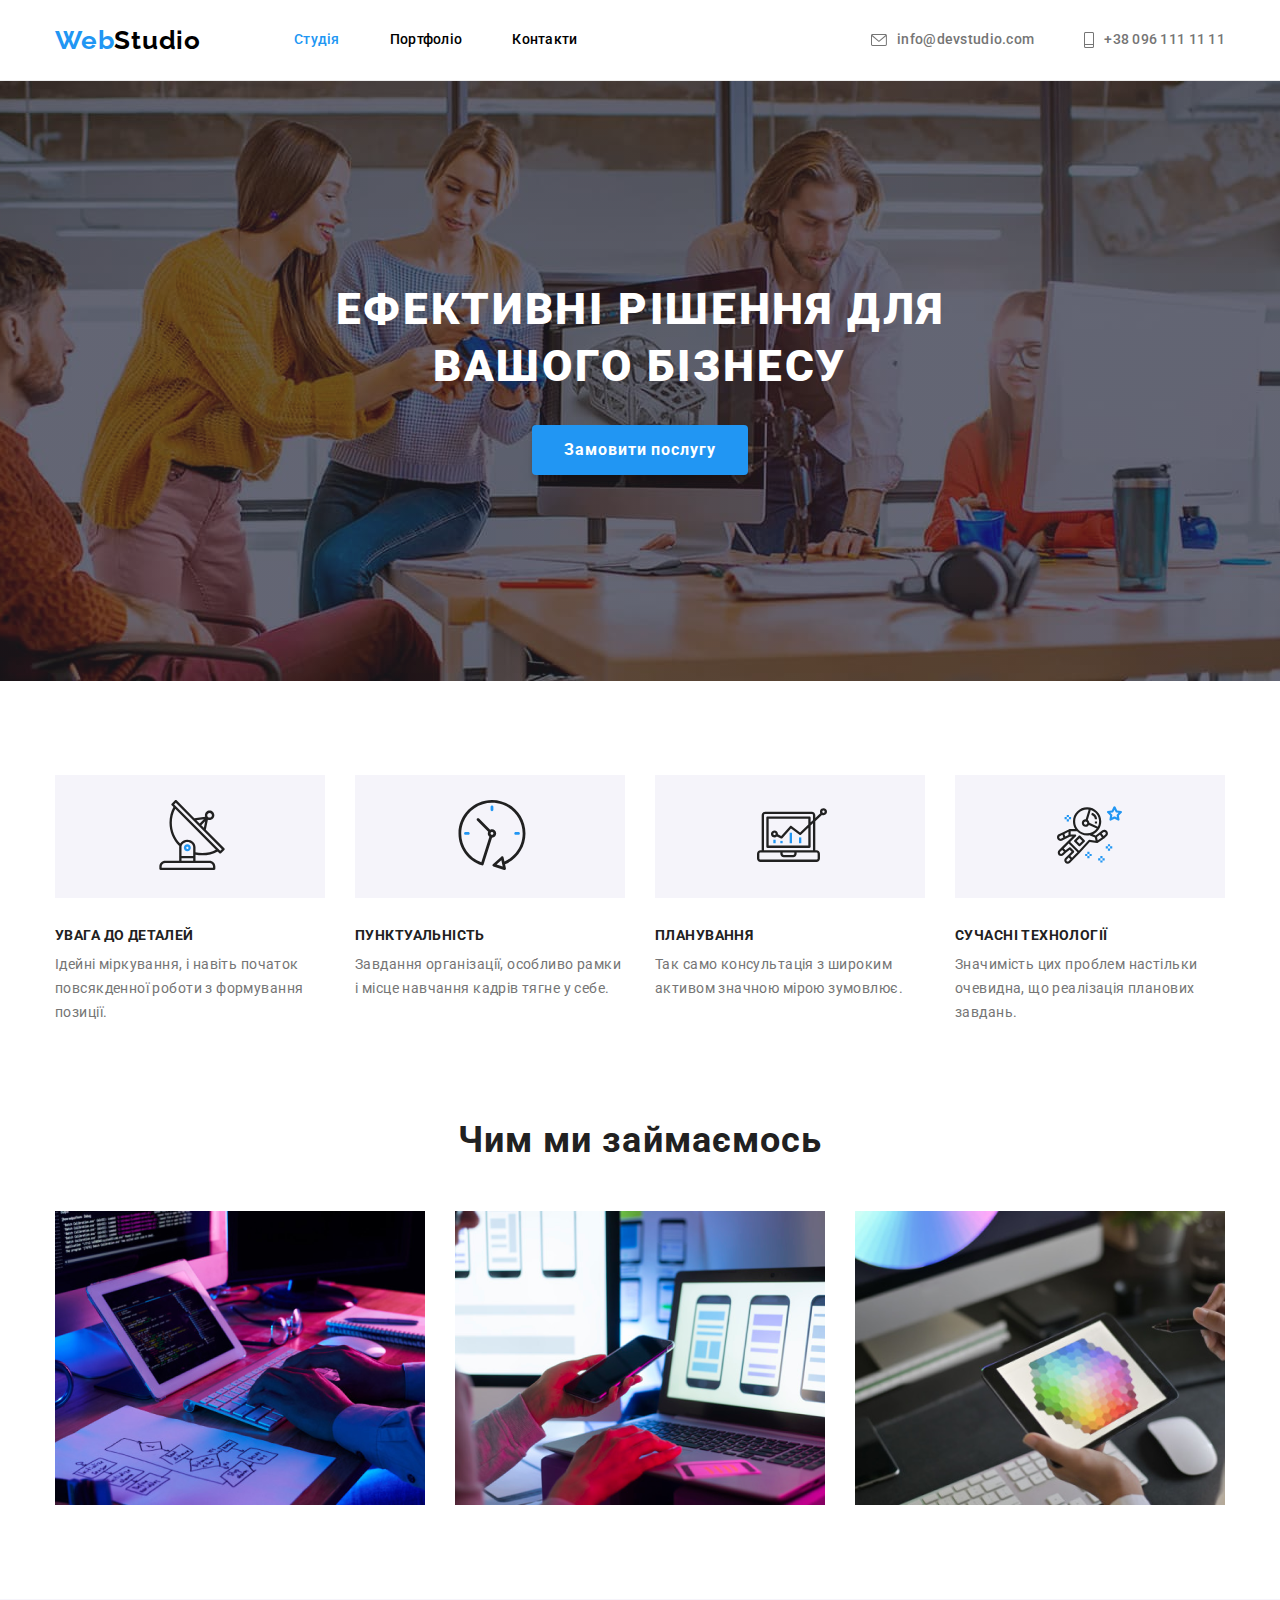
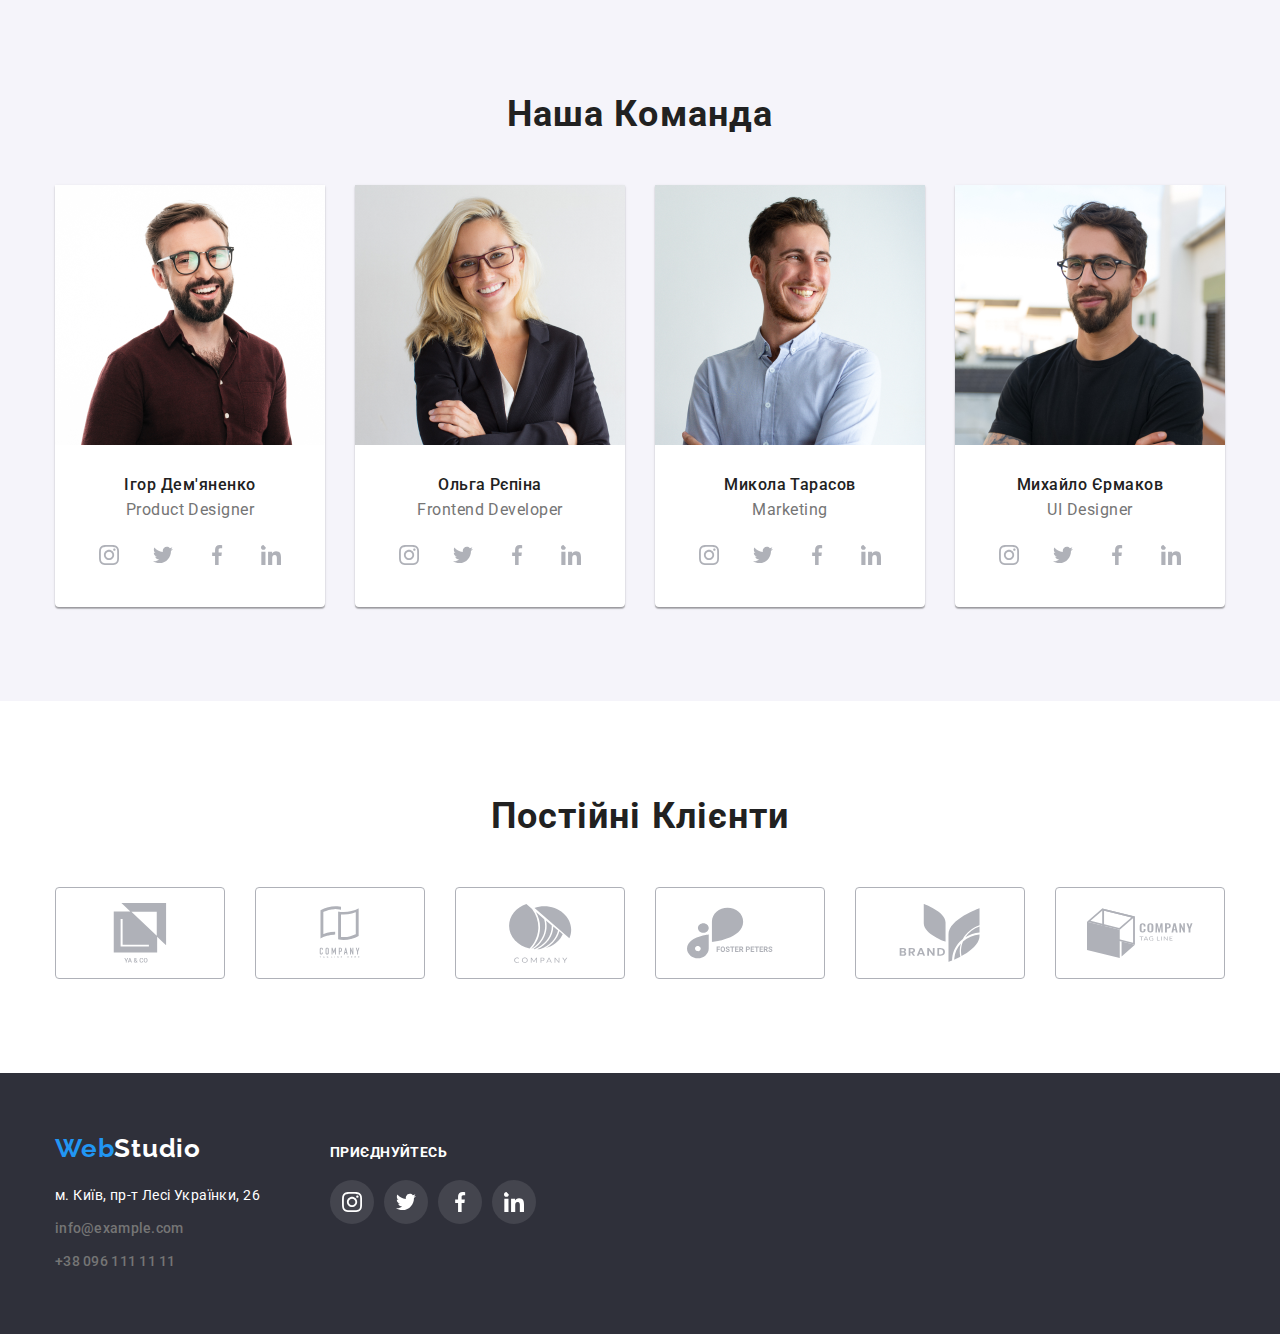
<file: index.html>
<!DOCTYPE html>
<html lang="en">
  <head>
    <meta charset="UTF-8" />
    <meta http-equiv="X-UA-Compatible" content="IE=edge" />
    <meta name="viewport" content="width=device-width, initial-scale=1.0" />
    <link rel="stylesheet" href="https://cdnjs.cloudflare.com/ajax/libs/modern-normalize/1.1.0/modern-normalize.min.css">
    <link rel="stylesheet" href="css/styles.css">
    <link rel="preconnect" href="https://fonts.googleapis.com">
    <link rel="preconnect" href="https://fonts.gstatic.com" crossorigin>
    <link href="https://fonts.googleapis.com/css2?family=Raleway:wght@700&family=Roboto:wght@400;500;700;900&display=swap" rel="stylesheet">
    <title>Document</title>
  </head>
  <body>
    
    <header>
      <div class="header container">
       <a href="./index.html" class="logo-header"><span>Web</span>Studio</a>
       <nav class="nav-header">
        <ul class="list-nav">
          <li class="list"><a href="./index.html" class="nav currnet">Студія</a></li>
          <li class="list"><a href="./portfolio.html" class="nav">Портфоліо</a></li>
          <li class="list"><a href="./index.html" class="nav">Контакти</a></li>
        </ul>
      </nav>
       <ul class="contact-list">
        <li class="contact">
          <a href="mailto:info@devstudio.com" class="contact-header">
             <svg class="icon-header" width="16" height="12">
            <use href="./images/sprite.svg#icon-header-email"></use>
          </svg>info@devstudio.com</a>
        </li>
        <li class="contact">
          <a href="tel:+380961111111" class="contact-header">
            <svg class="icon-header" width="10" height="16">
            <use href="./images/sprite.svg#icon-header-phone"></use>
          </svg>
          +38 096 111 11 11</a>
        </li>
      </ul> 
    </div>
    </header>

    <main>
      <section class="header-main">
        <div class="container">
        <h1 class="hero-title">Ефективні рішення для вашого бізнесу</h1>
        <button type="button" class="button-order">Замовити послугу</button>
      </div>
      </section>
      
      <section class="section">
        <div class="container">
        <h2 class="visually-hidden">Наші переваги</h2>
        <ul class="list-perevag">

          <li class="list-perevag-li">
            <div class="container-icon-perevag">
              <svg class="icon-perevag" width="70" height="70">
              <use href="./images/sprite.svg#icon-telescop1"></use>
            </svg>
            </div> 
            <h3 class="h3-delta">УВАГА ДО ДЕТАЛЕЙ</h3>
            <p class="p-delta">Ідейні міркування, і навіть початок повсякденної роботи з формування позиції.</p>
          </li>

          <li class="list-perevag-li">
             <div class="container-icon-perevag">
               <svg class="icon-perevag" width="70" height="70">
              <use href="./images/sprite.svg#icon-clock-1"></use>
            </svg>
            </div> 
            <h3 class="h3-delta">ПУНКТУАЛЬНІСТЬ</h3>
            <p class="p-delta">Завдання організації, особливо рамки і місце навчання кадрів тягне у себе.</p>
          </li>

          <li class="list-perevag-li">
             <div class="container-icon-perevag">
               <svg class="icon-perevag" width="70" height="70">
              <use href="./images/sprite.svg#icon-diagram-1"></use>
            </svg>
            </div> 
            <h3 class="h3-delta">ПЛАНУВАННЯ</h3>
            <p class="p-delta">Так само консультація з широким активом значною мірою зумовлює.</p>
          </li>

          <li class="list-perevag-li">
             <div class="container-icon-perevag">
               <svg class="icon-perevag" width="65" height="70">
              <use href="./images/sprite.svg#icon-astronaut"></use>
            </svg>
            </div>
            <h3 class="h3-delta">СУЧАСНІ ТЕХНОЛОГІЇ</h3>
            <p class="p-delta">Значимість цих проблем настільки очевидна, що реалізація планових завдань.</p>
          </li>

        </ul>
      </div>
      </section>
      <section class="section padding">
        <div class="container">
        <h2 class="header2">Чим ми займаємось</h2>
        <ul class="foto-list">
          <li class="foto-li"><img src="images/img.jpg" alt="userfoto" width="370px" height="294px" /></li>
          <li class="foto-li"><img src="images/img1.jpg" alt="userfoto" width="370px" height="294px" /></li>
          <li class="foto-li"><img src="images/img2.jpg" alt="userfoto" width="370px" height="294px" /></li>
        </ul>
      </div>
      </section>
    
      <section class="team-section">
        <div class="container">
        <h2 class="header-team">Наша Команда</h2>
        <ul class="list-team">
          
          <li class="list-team-li">
            <img src="./images/img.igor.jpg" alt="userfoto" width="270px" height="260px" />
            <div  class="iform-team">
              <h3 class="h3-alfa">Ігор Дем'яненко</h3>
              <p class="p-alfa">Product Designer</p>
              <ul class="actions">
                <li class="actions-li">
                  <a href="" class="link-team">
                    <svg class="team-icon" width="20" height="20">
                      <use href="./images/sprite.svg#icon-instagram"></use>
                    </svg>
                  </a>
                </li>
                <li class="actions-li"><a href="" class="link-team">
                    <svg class="team-icon" width="20" height="20">
                      <use href="./images/sprite.svg#icon-twitter"></use>
                    </svg>
                  </a></li>
                <li class="actions-li"><a href="" class="link-team">
                    <svg class="team-icon" width="20" height="20">
                      <use href="./images/sprite.svg#icon-facebook"></use>
                    </svg>
                  </a></li>
                <li class="actions-li"><a href="" class="link-team">
                    <svg class="team-icon" width="20" height="20">
                      <use href="./images/sprite.svg#icon-linkedin"></use>
                    </svg>
                  </a></li>
              </ul>
            </div>
          </li>
          <li class="list-team-li">
            <img src="./images/img.olga.jpg" alt="userfoto" width="270px" height="260px" />
            <div class="iform-team">
              <h3 class="h3-alfa">Ольга Рєпіна</h3>
              <p class="p-alfa">Frontend Developer</p>
              <ul class="actions">
                <li class="actions-li">
                  <a href="" class="link-team">
                    <svg class="team-icon" width="20" height="20">
                      <use href="./images/sprite.svg#icon-instagram"></use>
                    </svg>
                  </a>
                </li>
                <li class="actions-li"><a href="" class="link-team">
                    <svg class="team-icon" width="20" height="20">
                      <use href="./images/sprite.svg#icon-twitter"></use>
                    </svg>
                  </a></li>
                <li class="actions-li"><a href="" class="link-team">
                    <svg class="team-icon" width="20" height="20">
                      <use href="./images/sprite.svg#icon-facebook"></use>
                    </svg>
                  </a></li>
                <li class="actions-li"><a href="" class="link-team">
                    <svg class="team-icon" width="20" height="20">
                      <use href="./images/sprite.svg#icon-linkedin"></use>
                    </svg>
                  </a></li>
              </ul>
            </div>
          </li>
          <li class="list-team-li">
            <img src="./images/img.mikola.jpg" alt="userfoto" width="270px" height="260px" />
            <div class="iform-team">
              <h3 class="h3-alfa">Микола Тарасов</h3>
              <p class="p-alfa">Marketing</p>
              <ul class="actions">
                <li class="actions-li">
                  <a href="" class="link-team">
                    <svg class="team-icon" width="20" height="20">
                      <use href="./images/sprite.svg#icon-instagram"></use>
                    </svg>
                  </a>
                </li>
                <li class="actions-li"><a href="" class="link-team">
                    <svg class="team-icon" width="20" height="20">
                      <use href="./images/sprite.svg#icon-twitter"></use>
                    </svg>
                  </a></li>
                <li class="actions-li"><a href="" class="link-team">
                    <svg class="team-icon" width="20" height="20">
                      <use href="./images/sprite.svg#icon-facebook"></use>
                    </svg>
                  </a></li>
                <li class="actions-li"><a href="" class="link-team">
                    <svg class="team-icon" width="20" height="20">
                      <use href="./images/sprite.svg#icon-linkedin"></use>
                    </svg>
                  </a></li>
              </ul>
            </div>
          </li>
          <li class="list-team-li">
            <img src="./images/img.mihailo.jpg" alt="userfoto" width="270px" height="260px" />
            <div class="iform-team">
              <h3 class="h3-alfa">Михайло Єрмаков</h3>
              <p class="p-alfa">UI Designer</p>
              <ul class="actions">
                <li class="actions-li">
                  <a href="" class="link-team">
                    <svg class="team-icon" width="20" height="20">
                      <use href="./images/sprite.svg#icon-instagram"></use>
                    </svg>
                  </a>
                </li>
                <li class="actions-li"><a href="" class="link-team">
                    <svg class="team-icon" width="20" height="20">
                      <use href="./images/sprite.svg#icon-twitter"></use>
                    </svg>
                  </a></li>
                <li class="actions-li"><a href="" class="link-team">
                    <svg class="team-icon" width="20" height="20">
                      <use href="./images/sprite.svg#icon-facebook"></use>
                    </svg>
                  </a></li>
                <li class="actions-li"><a href="" class="link-team">
                    <svg class="team-icon" width="20" height="20">
                      <use href="./images/sprite.svg#icon-linkedin"></use>
                    </svg>
                  </a></li>
              </ul>
            </div>
          </li>
        </ul>
      </div>
      </section>
      <section class="section-client">
        <div class="container">
          <h2 class="header-client">Постійні Клієнти</h2>
          <ul class="client-list">
            <li class="client-li">
              <a href="" class="client-link">
                <svg class="icon-client" width="106" height="60">
                  <use href="./images/sprite.svg#icon-logo1"></use>
                </svg>
              </a>
            </li>
            <li class="client-li">
              <a href="" class="client-link"> <svg class="icon-client" width="106" height="60">
                  <use href="./images/sprite.svg#icon-logo2"></use>
                </svg></a>
            </li>
            <li class="client-li">
              <a href="" class="client-link"> <svg class="icon-client" width="106" height="60">
                  <use href="./images/sprite.svg#icon-logo3"></use>
                </svg></a>
            </li>
            <li class="client-li">
              <a href="" class="client-link"> <svg class="icon-client" width="106" height="60">
                  <use href="./images/sprite.svg#icon-logo6"></use>
                </svg></a>
            </li>
            <li class="client-li">
              <a href="" class="client-link"> <svg class="icon-client" width="106" height="60">
                  <use href="./images/sprite.svg#icon-logo5"></use>
                </svg></a>
            </li>
            <li class="client-li">
              <a href="" class="client-link"> <svg class="icon-client" width="106" height="60">
                  <use href="./images/sprite.svg#icon-logo4"></use>
                </svg></a>
            </li>
          </ul>

        </div>
      </section>
    </main>

    <footer> 
      <div class="container footer-box"> 
        <div class="footer-container_1">
          <a href="./index.html" class="logo-footer"><span>Web</span>Studio</a>
      <address>
      <ul class="footer-nav">
        <li class="footer-nav-li">
          <a
            href="https://goo.gl/maps/wz6NmnarWkCXC4URA"
            target="_blank"
            rel="noopener noreferrer nofollow"
            class="adress"
            >м. Київ, пр-т Лесі Українки, 26</a
          >
        </li>
        <li class="footer-nav-li"><a href="mailto:info@devstudio.com" class="contact-footer nav-footer">info@example.com</a></li>
        <li class="footer-nav-li"><a href="tel:+380961111111" class="contact-footer nav-footer">+38 096 111 11 11</a></li>
       </ul>
      </address>
     </div>
     <div class="footer-container_2">
       <p class="p5-footer">ПРИЄДНУЙТЕСЬ</p>
         <ul class="actions-footer">
           <li class="actions-li-footer">
             <a href="" class="link-footer">
               <svg class="team-icon-footer" width="20" height="20">
                <use href="./images/sprite.svg#icon-instagram"></use>
                </svg>
              </a>
            </li>
             <li class="actions-li-footer">
                <a href="" class="link-footer">
                 <svg class="team-icon-footer" width="20" height="20">
                  <use href="./images/sprite.svg#icon-twitter"></use>
                 </svg>
               </a>
             </li>
             <li class="actions-li-footer">
              <a href="" class="link-footer">
                 <svg class="team-icon-footer" width="20" height="20">
                 <use href="./images/sprite.svg#icon-facebook"></use>
                 </svg>
               </a>
              </li>
              <li class="actions-li-footer">
               <a href="" class="link-footer">
                 <svg class="team-icon-footer" width="20" height="20">
                 <use href="./images/sprite.svg#icon-linkedin"></use>
                 </svg>
                </a>
              </li>
          </ul>
     </div>
    </footer>
  </body>
</html>
</file>
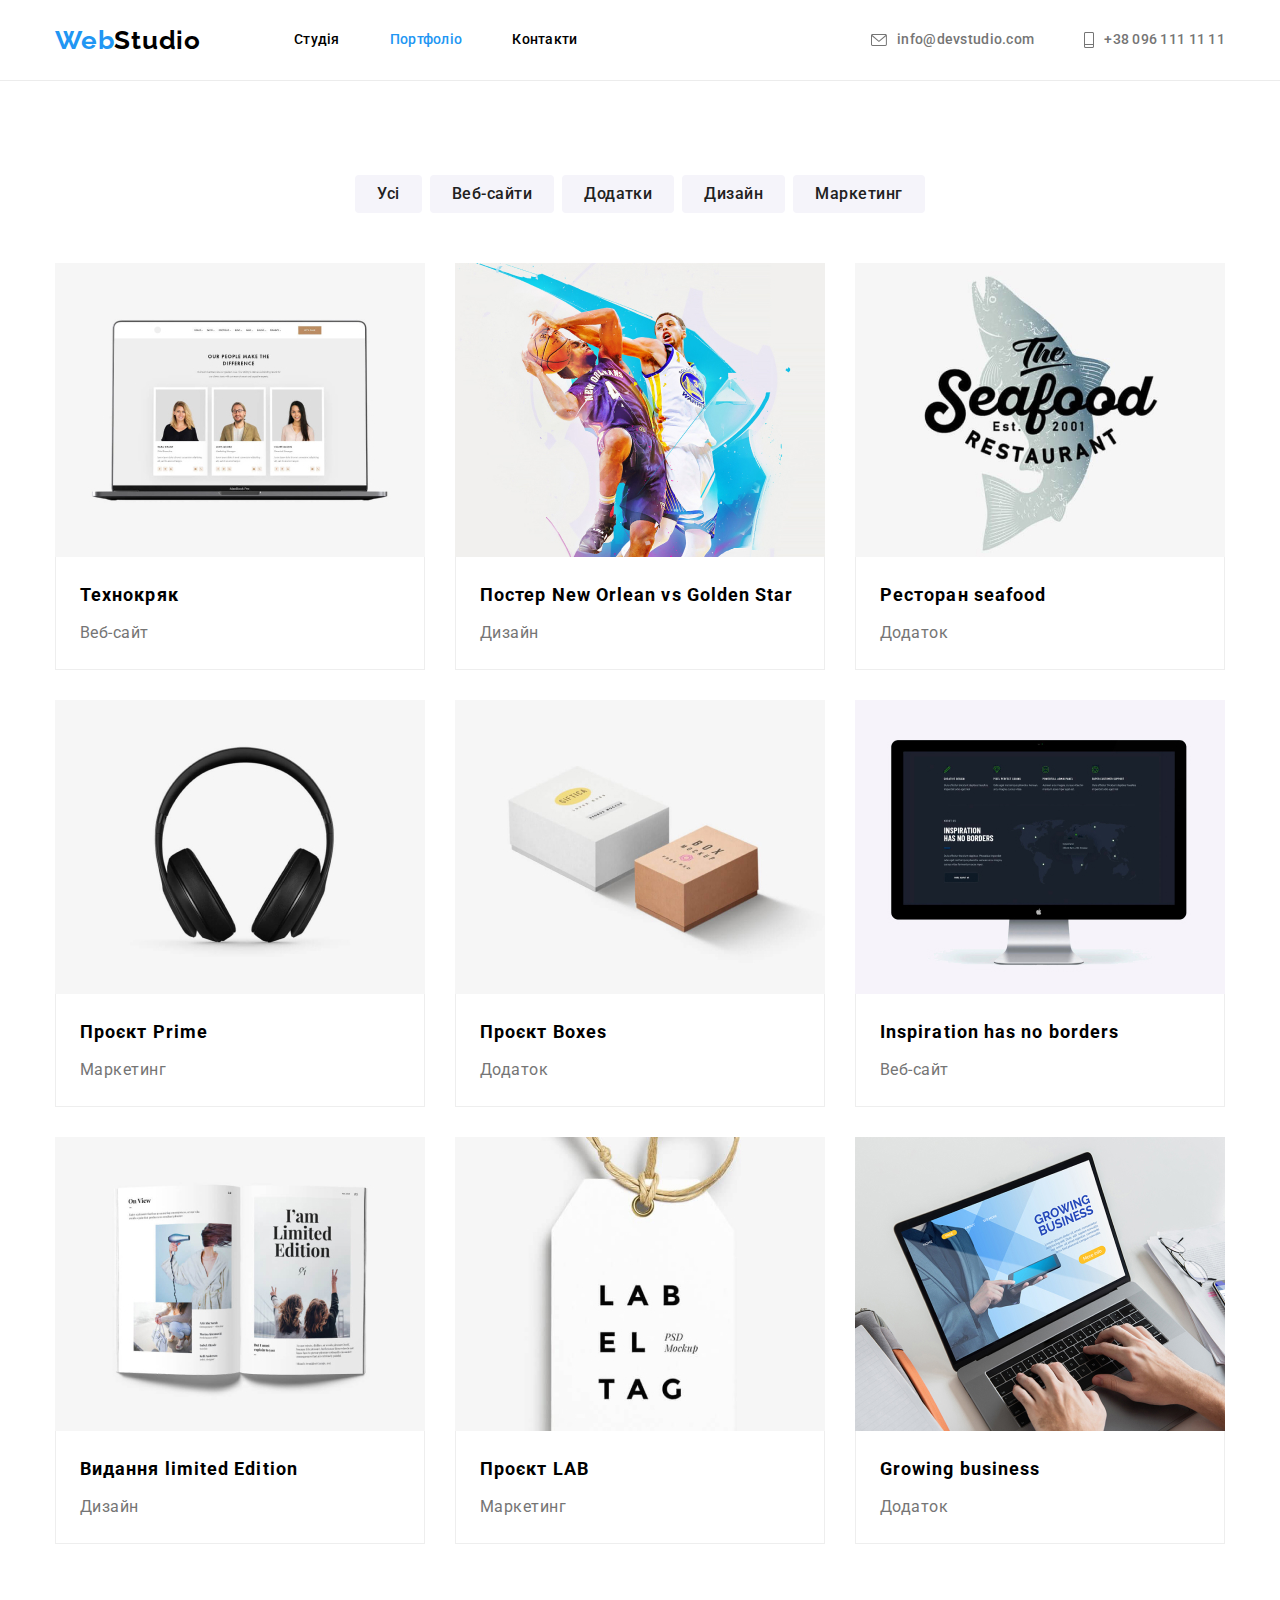
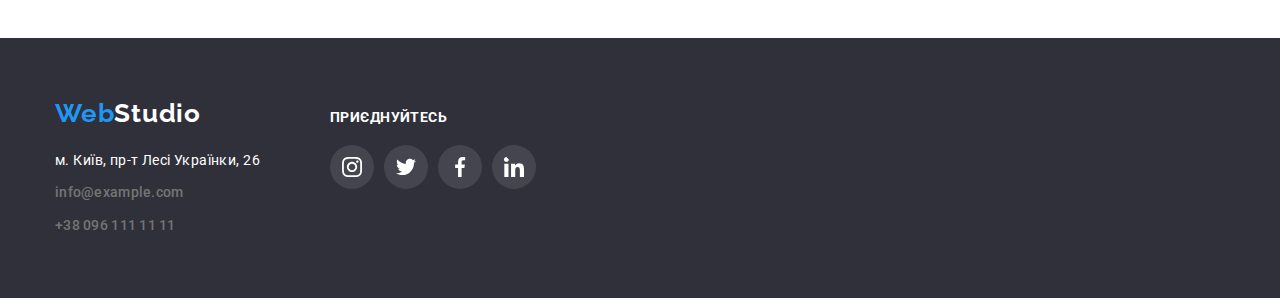
<file: portfolio.html>
<!DOCTYPE html>
<html lang="en">
  <head>
    <meta charset="UTF-8" />
    <meta http-equiv="X-UA-Compatible" content="IE=edge" />
    <meta name="viewport" content="width=device-width, initial-scale=1.0" />
    <link rel="preconnect" href="https://fonts.googleapis.com" />
    <link rel="preconnect" href="https://fonts.gstatic.com" crossorigin />
    <link href="https://fonts.googleapis.com/css2?family=Raleway:wght@700&family=Roboto:wght@400;500;700;900&display=swap" rel="stylesheet"/>
    <link rel="stylesheet" href="https://cdnjs.cloudflare.com/ajax/libs/modern-normalize/1.1.0/modern-normalize.min.css">
    <link rel="stylesheet" href="./css/styles.css" />
    <title>Document</title>
  </head>
  <body>
    <header>
      <div class="header container">
       <a href="./index.html" class="logo-header"><span>Web</span>Studio</a>
       <nav class="nav-header">
        <ul class="list-nav">
          <li class="list"><a href="./index.html" class="nav">Студія</a></li>
          <li class="list"><a href="./portfolio.html" class="nav currnet">Портфоліо</a></li>
          <li class="list"><a href="./index.html" class="nav">Контакти</a></li>
        </ul>
      </nav>
       <ul class="contact-list">
        <li class="contact">
          <a href="mailto:info@devstudio.com" class="contact-header">
             <svg class="icon-header" width="16" height="12">
            <use href="./images/sprite.svg#icon-header-email"></use>
          </svg>info@devstudio.com</a>
        </li>
        <li class="contact">
          <a href="tel:+380961111111" class="contact-header">
            <svg class="icon-header" width="10" height="16">
            <use href="./images/sprite.svg#icon-header-phone"></use>
          </svg>+38 096 111 11 11</a>
        </li>
      </ul> 
    </div>
    </header>

    <main class="main-portfolio">
      <section class="portfolio">
        <div class="container">
         <h1 class="visually-hidden">Портфоліо</h1>
        <ul class="site-nav">
          <li class="site-nav-li"><button type="button" class="nav-button">Усі</button></li>
          <li class="site-nav-li"><button type="button" class="nav-button">Веб-сайти</button></li>
          <li class="site-nav-li"><button type="button" class="nav-button">Додатки</button></li>
          <li class="site-nav-li"><button type="button" class="nav-button">Дизайн</button></li>
          <li class="site-nav-li"><button type="button" class="nav-button">Маркетинг</button></li>
        </ul>

        <ul class="portfolio-list">

          <li class="portfolio-li">
            <a href="" class="a-portfolio">
            <img src="./images/img.tehnokrak.jpg" alt="userfoto" width="370px" height="294px" />
             <div class="info-portfolio">
              <h3 class="h-li">Технокряк</h3>
              <p class="p-li">Веб-сайт</p>
             </div>
            </a>
          </li>

          <li class="portfolio-li">
            <a href="" class="a-portfolio">
            <img src="./images/img.poster.jpg" alt="userfoto" width="370px" height="294px" />
            <div class="info-portfolio">
            <h3 class="h-li">Постер New Orlean vs Golden Star</h3>
            <p class="p-li">Дизайн</p>
            </div>
            </a>
          </li>

          <li class="portfolio-li">
            <a href="" class="a-portfolio">
            <img src="./images/img.seafood.jpg" alt="userfoto" width="370px" height="294px" />
            <div class="info-portfolio">
            <h3 class="h-li">Ресторан seafood</h3>
            <p class="p-li">Додаток</p>
            </div>
            </a>
          </li>

          <li class="portfolio-li">
            <a href="" class="a-portfolio">
            <img src="./images/img.prime.jpg" alt="userfoto" width="370px" height="294px" />
            <div class="info-portfolio">
            <h3 class="h-li">Проєкт Prime</h3>
            <p class="p-li">Маркетинг</p>
            </div>
          </a>
         </li>

          <li class="portfolio-li">
            <a href="" class="a-portfolio">
            <img src="./images/img.boxes.jpg" alt="userfoto" width="370px" height="294px" />
          <div class="info-portfolio">
            <h3 class="h-li">Проєкт Boxes</h3>
            <p class="p-li">Додаток</p>
          </div>
        </a>
          </li>

          <li class="portfolio-li">
            <a href="" class="a-portfolio">
            <img src="./images/img.borders.jpg" alt="userfoto" width="370px" height="294px" />
          <div class="info-portfolio">
            <h3 class="h-li">Inspiration has no borders</h3>
            <p class="p-li">Веб-сайт</p>
          </div>
        </a>
          </li>

          <li class="portfolio-li">
            <a href="" class="a-portfolio">
            <img src="./images/img.limited.jpg" alt="userfoto" width="370px" height="294px" />
          <div class="info-portfolio">
            <h3 class="h-li">Видання limited Edition</h3>
            <p class="p-li">Дизайн</p>
          </div>
        </a>
          </li>

          <li class="portfolio-li">
            <a href="" class="a-portfolio">
              <img src="./images/img.lab.jpg" alt="userfoto" width="370px" height="294px" />
             <div class="info-portfolio">
               <h3 class="h-li">Проєкт LAB</h3>
               <p class="p-li">Маркетинг</p>
            </div>
            </a>
          </li>

          <li class="portfolio-li">
            <a href="" class="a-portfolio">
            <img src="./images/img.business.jpg" alt="userfoto" width="370px" height="294px" />
            <div class="info-portfolio">
            <h3 class="h-li">Growing business</h3>
            <p class="p-li">Додаток</p>
            </div>
           </a>
          </li>
        </ul>
      </div>
      </section>
    </main>

    <footer> 
      <div class="container footer-box"> 
        <div class="footer-container_1">
          <a href="./index.html" class="logo-footer"><span>Web</span>Studio</a>
      <address>
      <ul class="footer-nav">
        <li class="footer-nav-li">
          <a
            href="https://goo.gl/maps/wz6NmnarWkCXC4URA"
            target="_blank"
            rel="noopener noreferrer nofollow"
            class="adress"
            >м. Київ, пр-т Лесі Українки, 26</a
          >
        </li>
        <li class="footer-nav-li"><a href="mailto:info@devstudio.com" class="contact-footer nav-footer">info@example.com</a></li>
        <li class="footer-nav-li"><a href="tel:+380961111111" class="contact-footer nav-footer">+38 096 111 11 11</a></li>
       </ul>
      </address>
     </div>
     <div class="footer-container_2">
       <p class="p5-footer">ПРИЄДНУЙТЕСЬ</p>
         <ul class="actions-footer">
           <li class="actions-li-footer">
             <a href="" class="link-footer">
               <svg class="team-icon-footer" width="20" height="20">
                <use href="./images/sprite.svg#icon-instagram"></use>
                </svg>
              </a>
            </li>
             <li class="actions-li-footer">
                <a href="" class="link-footer">
                 <svg class="team-icon-footer" width="20" height="20">
                  <use href="./images/sprite.svg#icon-twitter"></use>
                 </svg>
               </a>
             </li>
             <li class="actions-li-footer">
              <a href="" class="link-footer">
                 <svg class="team-icon-footer" width="20" height="20">
                 <use href="./images/sprite.svg#icon-facebook"></use>
                 </svg>
               </a>
              </li>
              <li class="actions-li-footer">
               <a href="" class="link-footer">
                 <svg class="team-icon-footer" width="20" height="20">
                 <use href="./images/sprite.svg#icon-linkedin"></use>
                 </svg>
                </a>
              </li>
          </ul>
     </div>
    </footer>
  </body>
</html>
</file>
<file: css/styles.css>
:root{

    --psevdo-color: #2196F3;
    --black-color:#000000;
    --white-color:#ffffff;
    --inform-color:#757575;
    --bg-color:#2F303A;
    --head-color:#212121;
    --bgwhite-color:#F5F4FA;
    --icon-color: #AFB1B8;
}


body{
    font-family: 'Roboto', sans-serif;
    background-color: var(--white-color);
    color: var(--head-color);
    font-size: 14px;
    letter-spacing: 0.03em;
}

h1,
h2,
h3,
h4,
h5,
h6,
p {
    margin: 0px;
}
img {
    display: block;
    max-width: 100%;
    height: auto;
}
address {
    font-style: normal;
    margin-top: 20px;
}
.section {
    padding-top: 94px;
    padding-bottom: 94px;
}
.container {
    width: 1200px;
    margin-left: auto;
    margin-right: auto;
    padding: 0 15px;
 }
 .list {
    list-style: none;
    padding-left: 0;
    margin: 0;
 }
 .link {
    text-decoration: none;
     color: inherit;
 }
footer{
    background: var(--bg-color);
    padding: 60px 0;

}
header {
   border-bottom: 1px solid #ECECEC;
}
a{
    text-decoration: none;
}
ul{
    list-style-type: none;
    margin: 0;
    padding: 0;
}
span{
    color: var(--psevdo-color)
}


.visually-hidden {
    position: absolute;
    width: 1px;
    height: 1px;
    margin: -1px;
    border: 0;
    padding: 0;
    
    white-space: nowrap;
    clip-path: inset(100%);
    clip: rect(0 0 0 0);
    overflow: hidden;
  }
 
 /* header */

 .nav:hover,
 .nav:focus{
   color: var(--psevdo-color);
 }
 .nav{
    color: var(--black-color);
    font-weight: 500;
    font-size: 14px;
    line-height: 1.1;
    letter-spacing: 0.02em;
    padding: 32px 0;
    display: block;
 }
 .currnet{
    color: var(--psevdo-color);
 }

 .contact-header{
    color: var(--inform-color);
    font-weight: 500;
    font-size: 14px;
    line-height: 1.1;
    letter-spacing: 0.02em;
    padding: 32px 0;
    display: flex;
    align-items: center;
 } 
 .contact-header:hover,
 .contact-header:focus{
    color: var(--psevdo-color);
 }
 
 .logo-header{
    font-family: 'Raleway', sans-serif;
    color: var(--black-color);
    font-weight: 700;
    font-size: 26px;
    line-height: 1.1;
    letter-spacing: 0.03em; 
}

 .header {
    display: flex;
    align-items: center;
  }
  .nav-header {
    margin-left: 93px;

  }
 .list-nav {
    display: flex;
 }
 .list-nav .list:not(:last-child) {
    margin-right: 50px;
  } 
 .contact-list {
    display: flex;
    margin-left: auto;
  }
 .contact-list .contact:not(:last-child) {
    margin-right: 50px;
 }
 .icon-header {
    fill: currentColor;
    margin-right: 10px;
 }
 .contact {
    display: flex;
 }

 
 /* ----- */




 /* main-studia */
 
.hero-title{
    font-weight: 900;
    font-size: 44px;
    line-height: 1.3;
    color: var(--white-color);
    letter-spacing: 0.06em;
    text-transform: uppercase;
    margin: 0 auto;
    width: 696px;
}
.button-order{
    font-weight: 700;
    font-size: 16px;
    line-height: 1.88;
    letter-spacing: 0.06em;
    background-color: var(--psevdo-color);
    color: var(--white-color);
    font-family: inherit;
    cursor: pointer;
    margin-top: 30px;
    box-shadow: 0px 4px 4px rgba(0, 0, 0, 0.15);
    border-radius: 4px;
    padding: 10px 32px;
    border: none;
}
.button-order:hover,
.button-orader:focus{
    background-color: var(--white-color) ;
    color: var(--black-color);
}
.list-perevag {
    display: flex;
}
.h3-delta {
    margin: 0px 0px 10px 0px;
}
.h3-delta{
    font-weight: 700;
    font-size: 14px;
    line-height: 1.1;
    letter-spacing: 0.03em;
    color: var(--head-color);
}
.p-delta{
    font-weight: 400;
    font-size: 14px;
    line-height: 1.7;
    color: var(--inform-color);
}

.h3-alfa{
    font-weight: 500;
    font-size: 16px;
    line-height: 1.2;
    letter-spacing: 0.03em;
    color: var(--head-color);
    margin-bottom: 10px;
}
.p-alfa{
    font-weight: 400;
    font-size: 16px;
    line-height: 0.8;
    letter-spacing: 0.03em;
    color: var(--inform-color);
}
.list-perevag .list-perevag-li:not(:last-child){
    margin-right: 30px;
}
.p-delta{
    width: 270px;
    margin: 0px;
    padding: 0px;

}
.header2{
    font-weight: 700;
    font-size: 36px;
    line-height: 42px;
    text-align: center;
    letter-spacing: 0.03em;
    color: var(--head-color);
    margin: 0;
    margin-bottom: 50px;
   
}
.header-team {
    font-weight: 700;
    font-size: 36px;
    line-height: 42px;
    text-align: center;
    letter-spacing: 0.03em;
    color: var(--head-color);
    margin: 0px 0px 50px 0px;
}
.foto-list{
    display: flex;
}
.foto-list .foto-li:not(:last-child){
    margin-right: 30px;
}
.team-section{
    background-color: var(--bgwhite-color);
    padding: 94px 0px 94px 0px;
}
.list-team {
    display: flex;
}
.list-team .list-team-li:not(:last-child) {
    margin-right: 30px;
}
.list-team-li {
    text-align: center;
    background: #FFFFFF;
    box-shadow: 0px 1px 3px rgba(0, 0, 0, 0.12), 0px 1px 1px rgba(0, 0, 0, 0.14), 0px 2px 1px rgba(0, 0, 0, 0.2);
    border-radius: 0px 0px 4px 4px;
}
.padding {
    padding-top: 0;
}
.iform-team {
    padding-top: 30px;
    padding-bottom: 30px;
}
.header-main {
    max-width: 1600px;
    height: 600px;
    margin-left: auto;
    margin-right: auto;
    background-image:linear-gradient(to right, rgba(47,48,58,0.4),rgba(47,48,58,0.4)), url(../images/imghero.jpg);
    text-align: center;
    padding: 200px 0;
    background-size: cover;
    background-position: center;
    background-repeat: no-repeat;
}
.container-icon-perevag{
    width: 270px;
    background-color: var(--bgwhite-color);
    padding: 25px 102px;
    margin-bottom: 30px;
    
}
.link-team {
    display: flex;
    width: 44px;
    height: 44px; 
    border-radius: 50px;
    justify-content: center;
    align-items: center;
    color: var(--icon-color);
    }
    .link-team:hover,
    .link-team:focus{
        background-color: var(--psevdo-color);
        color: var(--white-color);
    }
   
.actions-li:not(:last-child) {
    margin-right: 10px;
}
.team-icon {
  fill: currentColor;
 
}

.actions {
    display: flex;
    margin-top: 16px;
    margin-left: 32px;
    margin-right: 32px;
}
.header-client{
    font-weight: 700;
    font-size: 36px;
    line-height: 42px;
    text-align: center;
    letter-spacing: 0.03em;
    color: var(--head-color);
    margin: 0px 0px 50px 0px;

}
.section-client {
    padding-top: 94px;
    padding-bottom: 94px;
}
.client-list{
    display: flex;
}
.client-li:not(:last-child){
    margin-right: 30px;
}
.client-link {
    display: flex;
    width: 170px;
    height: 92px;
    border: 1px solid currentColor;
    border-radius: 4px;
    justify-content: center;
    align-items: center;
    color: var(--icon-color);
}
.client-link:hover,
.client-link:focus{
    color: var(--psevdo-color);
}
.icon-client{
    fill: currentColor;
}



/* ------ */


 /* main-portfolio */

 .nav-button:hover,
 .nav-button:focus {

    background-color: var(--psevdo-color);
    color: var(--white-color);
}
.nav-button{
    font-weight: 500;
    font-size: 16px;
    line-height: 1.6;
    text-align: center;
    letter-spacing: 0.03em;
    cursor: pointer;
    font-family: inherit;
    color: var(--head-color);
    background-color: var(--bgwhite-color);
    border-radius: 4px;
    border: none;
    padding: 6px 22px;
}

 .portfolio {
    padding: 94px 0;
 }


 .site-nav {
    display: flex;
    /* outline: solid brown; */
    justify-content: center;
    margin-bottom: 50px;
    
 }
 .site-nav-li:hover{
    box-shadow: 0px 3px 1px rgba(0, 0, 0, 0.1), 0px 1px 2px rgba(0, 0, 0, 0.08), 0px 2px 2px rgba(0, 0, 0, 0.12);
    border-radius: 4px;
 }
 .site-nav .site-nav-li:not(:last-child) {
    margin-right: 8px;
 }

 .portfolio-list {
    display: flex;
    flex-wrap: wrap;
    gap: 30px;
 }
 .portfolio-li {
    width: 370px;
    
 }
 
 .h-li{
    margin: 0px;
    font-weight: 700;
    color: var(--black-color);
    font-size: 18px;
    line-height: 2;
    letter-spacing: 0.06em;
    margin-bottom: 4px;
}
.p-li{
    margin: 0px;
    font-size: 400;
    color: var(--inform-color);
    font-size: 16px;
    line-height: 2;
    letter-spacing: 0.03em;
} 
.info-portfolio {
    padding: 20px 24px;
    border: 1px solid #EEEEEE;
    border-top: none;
}
 .a-portfolio{
    display: block;
 }
 .a-portfolio:hover,
 .a-portfolio:focus{
    box-shadow: 0px 1px 1px rgba(0, 0, 0, 0.12), 0px 4px 4px rgba(0, 0, 0, 0.06), 1px 4px 6px rgba(0, 0, 0, 0.16);
 }

/* -------- */




/* footer */
.contact-footer{
    color: var(--inform-color);
    font-weight: 400;
    font-size: 14px;
    line-height: 1.7;
    letter-spacing: 0.03em;
}
.adress{
    color: var(--white-color);
    font-weight: 400;
    font-size: 14px;
    line-height: 1.7;
    letter-spacing: 0.03em;
}
.logo-footer{
    font-family: 'Raleway', sans-serif;
    color: var(--white-color);
    font-weight: 700;
    font-size: 26px;
    line-height: 31px;
    letter-spacing: 0.03em;
}

.footer-nav .footer-nav-li:not(:last-child) {
    margin-bottom: 9px;
 }
 .nav-footer:hover,
 .nav-footer:focus{
   color: var(--psevdo-color);
 }
 .nav-footer{
    color: var(--inform-color);
    font-weight: 500;
    font-size: 14px;
    line-height: 1.71;
    letter-spacing: 0.02em;
 }
 .footer-box {
    display: flex;
    align-items: baseline;
 } 
 .footer-container_2 {
    margin-left: 70px;
 }
.p5-footer {
    font-weight: 700;
    line-height: 1.17;
    color: var(--white-color);
}
.actions-footer {
    display: flex;
    margin-top: 20px;
}
.actions-li-footer:not(:last-child) {
   margin-right: 10px;
}
.link-footer {
    display: flex;
    width: 44px;
    height: 44px; 
    border-radius: 50px;
    justify-content: center;
    align-items: center;
    background-color:  rgba(255, 255, 255, 0.1);
    border-radius: 50px;
}
.link-footer:hover {
    background-color: var(--psevdo-color);
}
.team-icon-footer {
    fill: var(--white-color);
}
 /* --------- */
</file>
